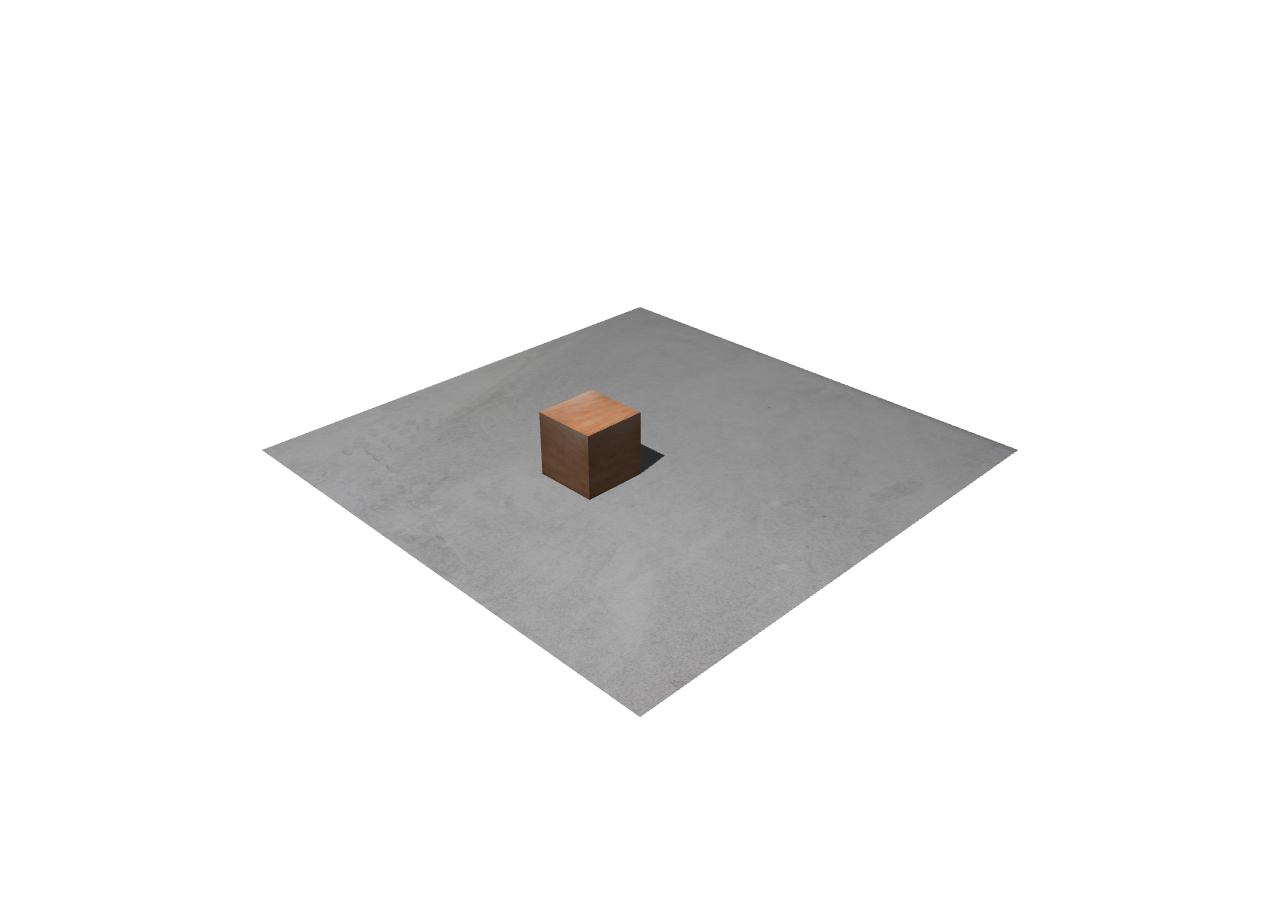
<file: seance_02/01_texture/index.html>
<!DOCTYPE html>

<html>

	<head>
		<meta charset="utf-8">
		<meta name="viewport" content="width=device-width, initial-scale=1">
		<title> Scène 3D </title>
		<link rel="stylesheet" href="style.css">

		<script src="lib/three.min.js" defer></script>
		<script src="lib/OrbitControls.js" defer></script>
		<script src="primitive.js" defer></script>
		<script src="sceneInit.js" defer></script>
		<script src="scene.js" defer></script>

	</head>

	<body>
		<div id="AffichageScene3D"> </div>
	</body>

</html>
</file>
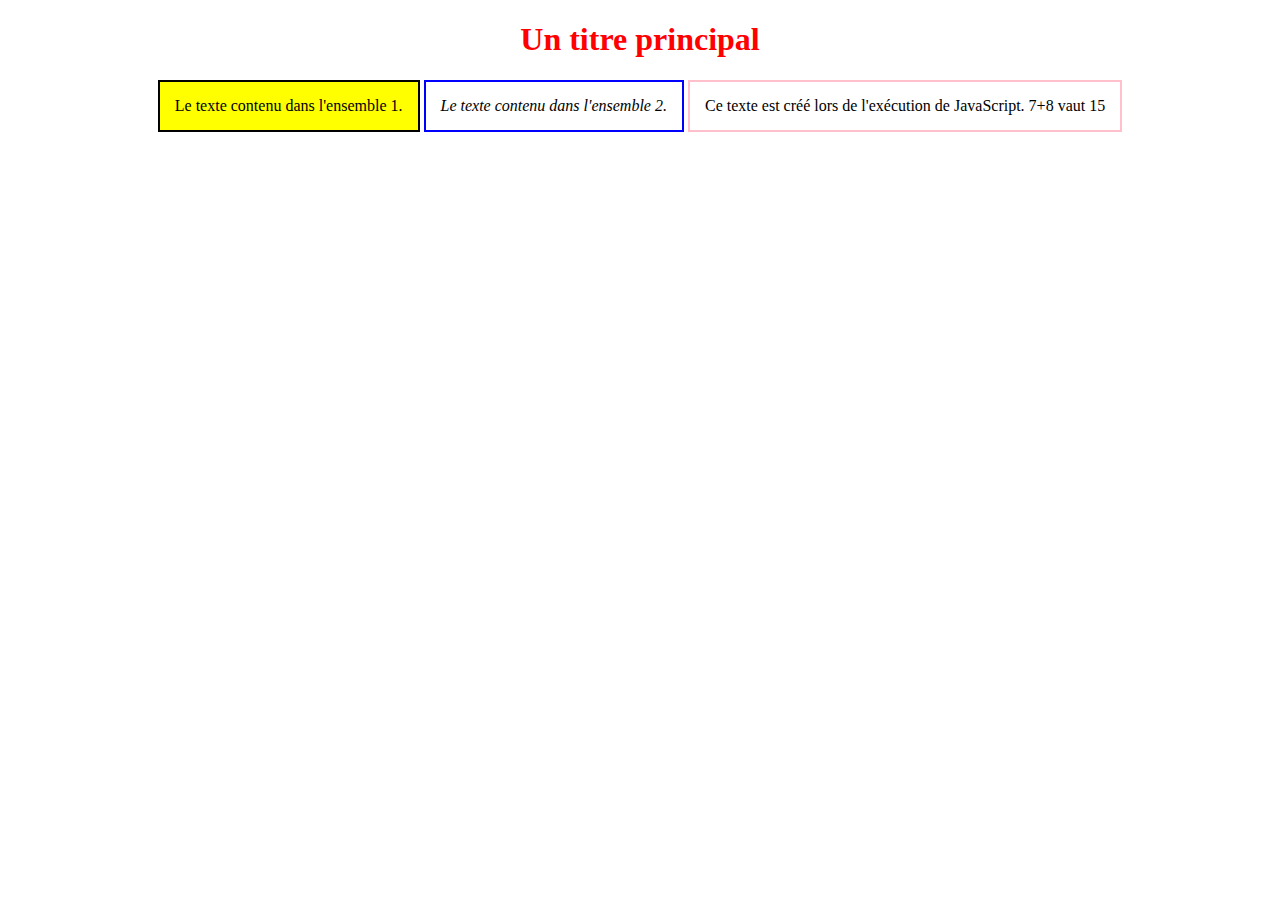
<file: seance_01/partie_01/src/index.html>
<!-- Cette balise indique que la page est décrite en html5 -->
<!DOCTYPE html>

<html>


	<!-- =========================================== -->
	<!-- Les balises <head></head> contiennent les métadonnées de la page web -->
	<!-- =========================================== -->
	<head>

		<!-- Encodage des caractères en utf-8 -->
		<meta charset="utf-8">

		<!-- Rendu adapté sur téléphone et tablette -->
		<meta name="viewport" content="width=device-width, initial-scale=1">

		<!-- Le titre de la page Web -->
		<title> Ma première page web </title>


		<!-- Chargement du fichier CSS -->
		<link rel="stylesheet" href="style.css">

		<!-- Chargement des codes JavaScript -->
		<script src="script.js" defer></script>

	</head>


	<!-- =========================================== -->
	<!-- Le corp de la page web est décrit entre les balises <body></body> -->
	<!-- =========================================== -->

	<body>

		<!-- Les élements html sont qualifiés par des balises -->
		<h1> Un titre principal </h1>

		<!-- La balise div décrit un block générique. Il paramétrable dans le fichier css à partir de son identifiant -->
		<div id="ensemble1">
			Le texte contenu dans l'ensemble 1.
		</div>

		<div id="ensemble2">
			Le texte contenu dans l'ensemble 2.
		</div>

		<!-- Cette balise n'est pas décrite directement dans le fichier html, mais sera complété lors de l'execution due JavaScript -->
		<div id="ensemble3">
		</div>

	</body>

</html>
</file>
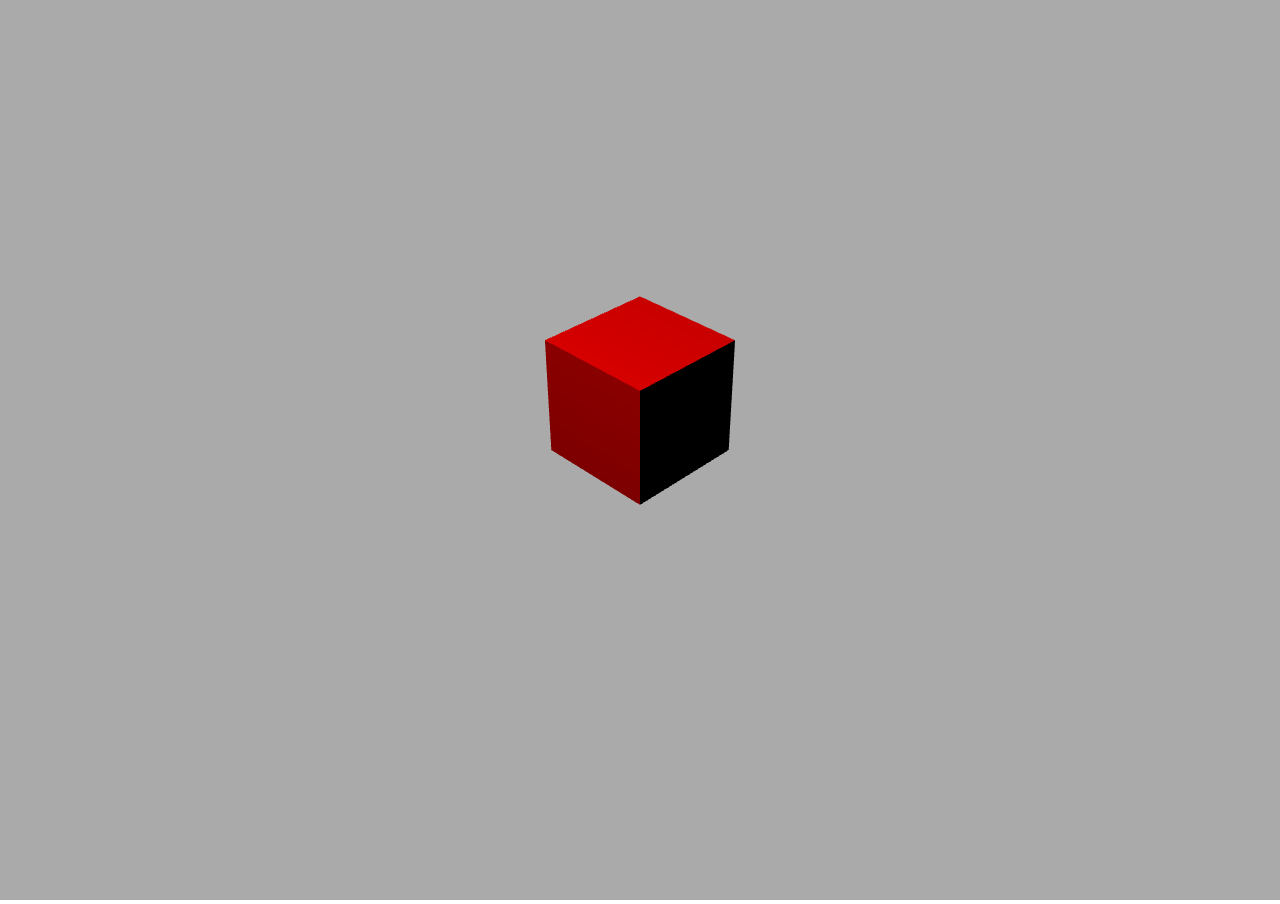
<file: seance_01/partie_02/src/index.html>
<!DOCTYPE html> 

<html>

	<head> 
		<meta charset="utf-8"> 
		<meta name="viewport" content="width=device-width, initial-scale=1">
		<title> Ma première scène 3D </title> 
		<link rel="stylesheet" href="style.css">


		<!-- =========================================== -->
		<!-- Chargement des fichiers JavaScript -->
		<!-- =========================================== -->

		<!-- Chargement de la bibliothèque Three.js -->
		<script src="lib/three.min.js" defer></script> 

		<!-- Le code contenant la description de la scène 3D -->
		<script src="scene.js" defer></script> 

	</head>


	<!-- =========================================== -->
	<!-- Le corp de la page web
	<!-- =========================================== -->
	<body>

		<!-- Le corp de la page html est réduit à sa plus simple expression: on place uniquement une balise générique contenant un identifiant. Cett balise sera remplacée dynamiquement lors de l'éxecution du code JavaScript par le résultat graphique. -->
		<div id="AffichageScene3D"> </div>


	</body>

</html>
</file>
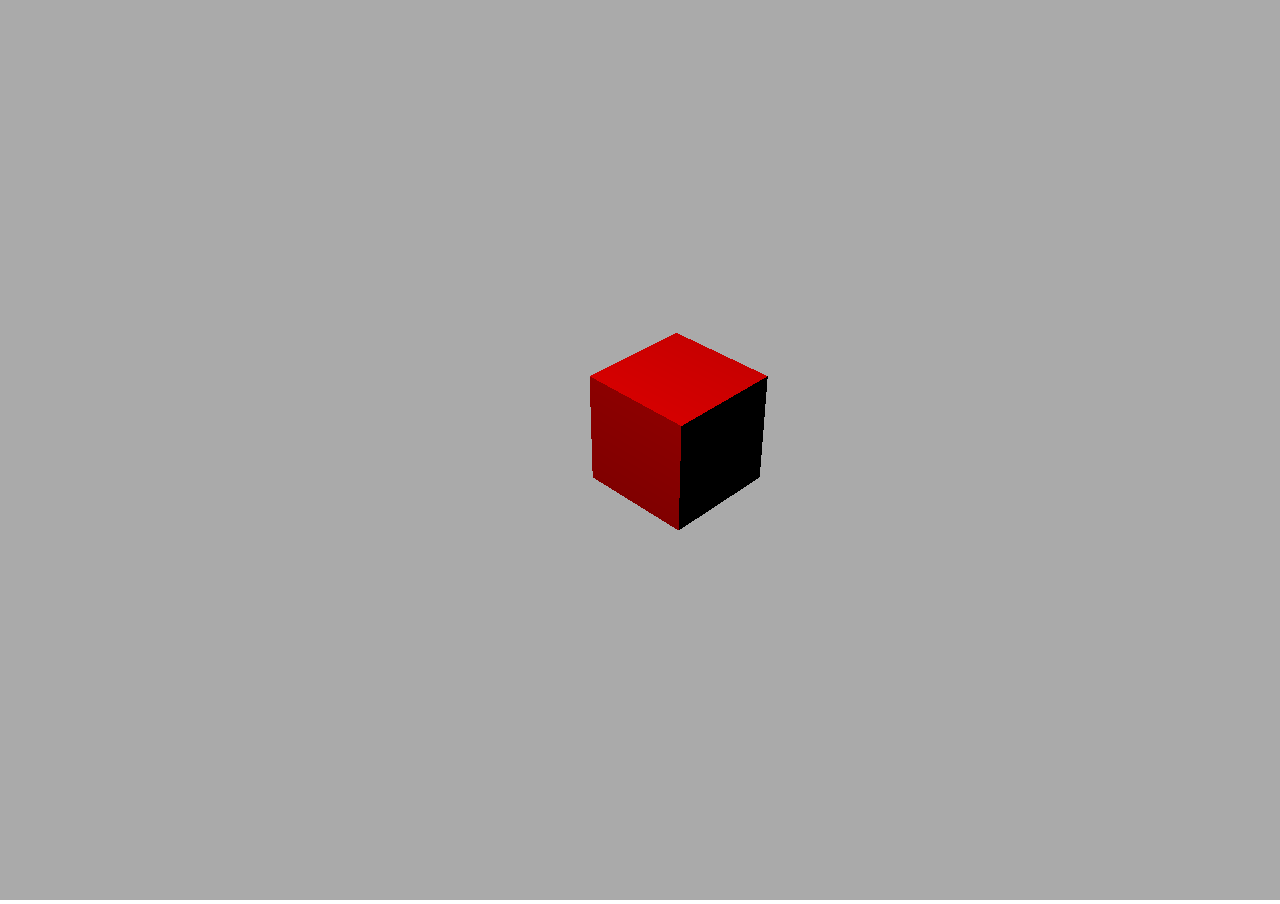
<file: seance_01/partie_04_scene_animee/src/index.html>
<!DOCTYPE html>

<html>

	<head>
		<meta charset="utf-8">
		<meta name="viewport" content="width=device-width, initial-scale=1">
		<title> Ma première scène 3D </title>
		<link rel="stylesheet" href="style.css">

		<script src="lib/three.min.js" defer></script>
		<script src="sceneInit.js" defer></script>
		<script src="scene.js" defer></script>

	</head>

	<body>
		<div id="AffichageScene3D"> </div>
	</body>

</html>
</file>
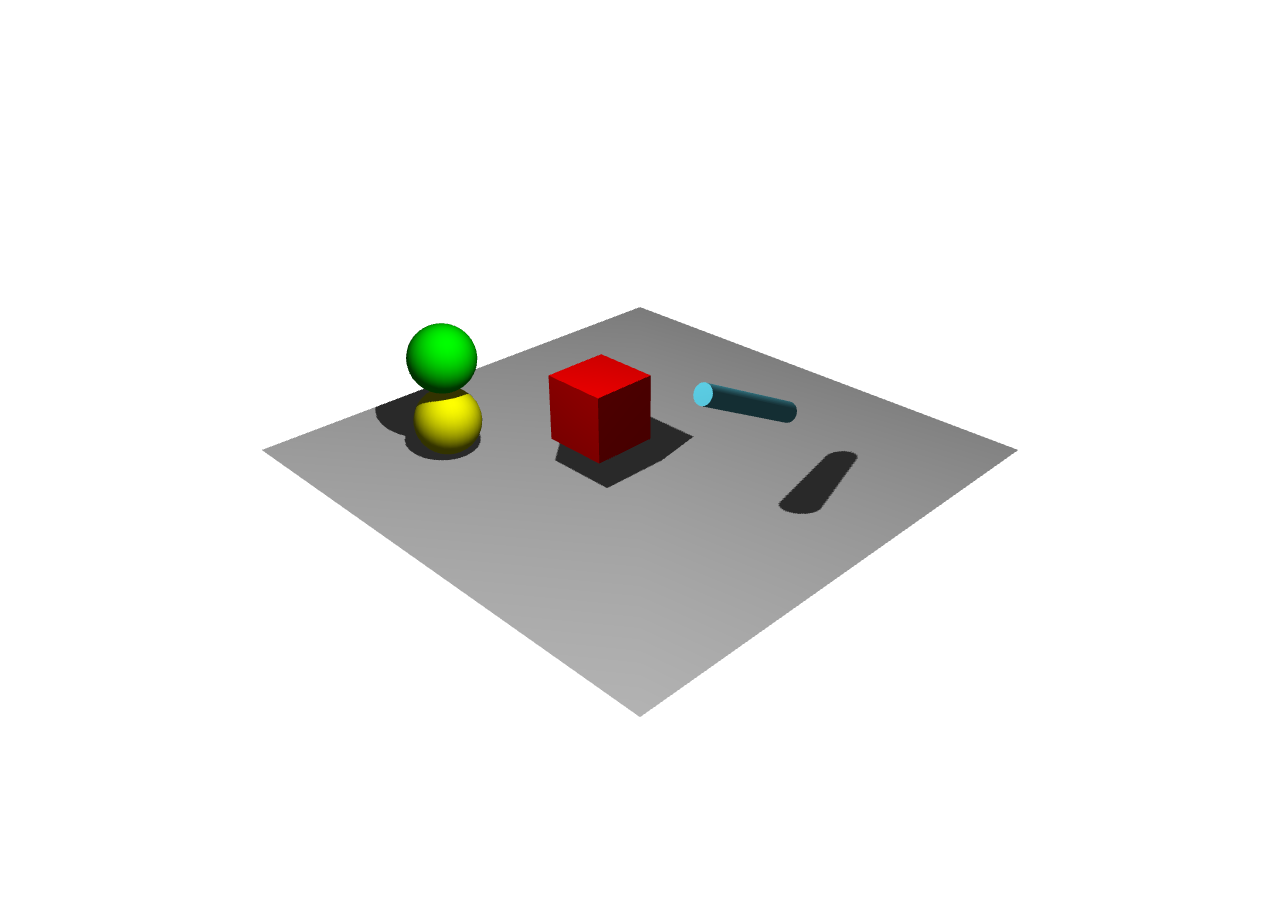
<file: seance_01/partie_4_scene_complete/src/index.html>
<!DOCTYPE html>

<html>

	<head>
		<meta charset="utf-8">
		<meta name="viewport" content="width=device-width, initial-scale=1">
		<title> Scène 3D </title>
		<link rel="stylesheet" href="style.css">

		<script src="lib/three.min.js" defer></script>
		<script src="lib/OrbitControls.js" defer></script>
		<script src="sceneInit.js" defer></script>
		<script src="scene.js" defer></script>

	</head>

	<body>
		<div id="AffichageScene3D"> </div>
	</body>

</html>
</file>
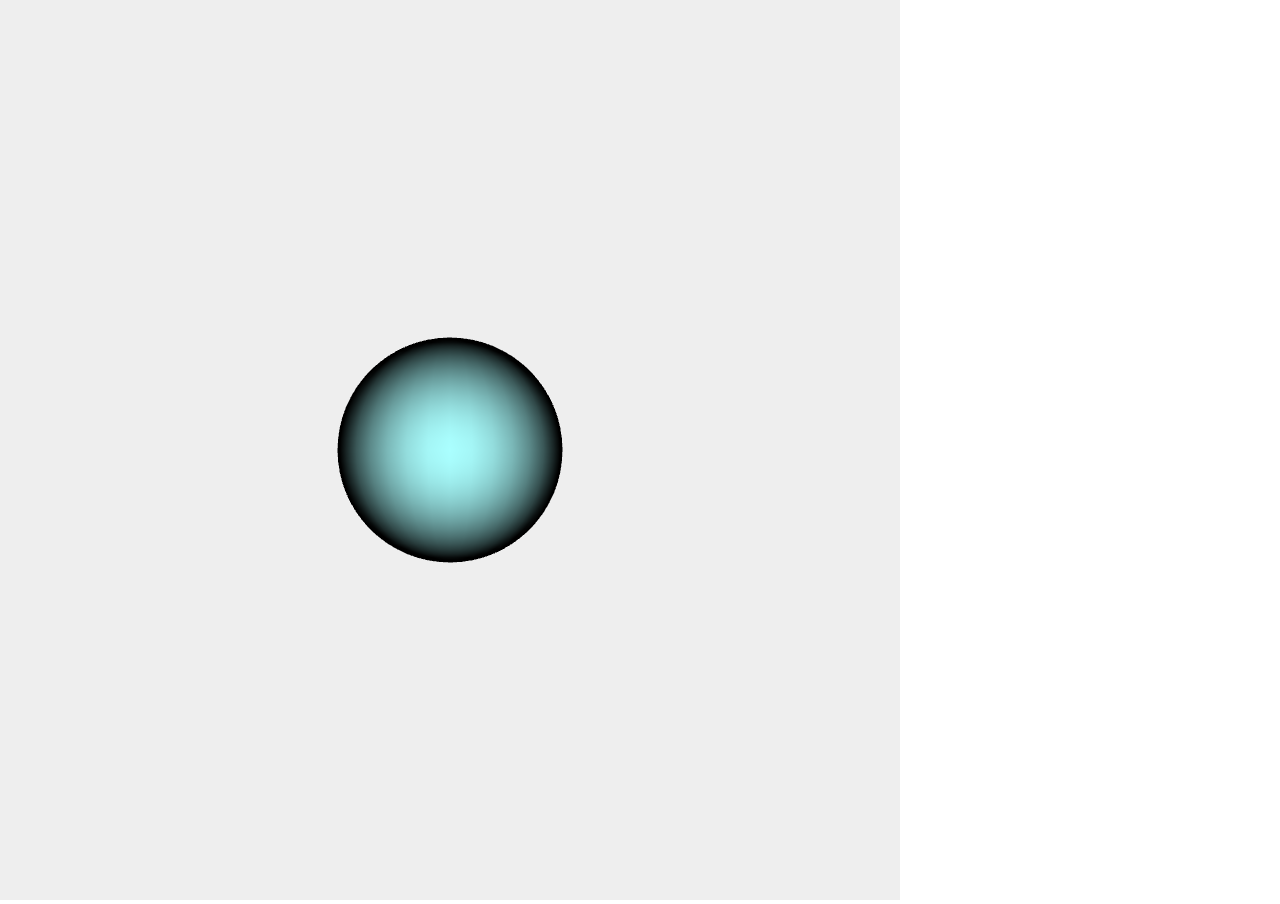
<file: seance_02/03_mouse_keyboard/src/index.html>
<!DOCTYPE html>

<html>

	<head>
		<meta charset="utf-8">
		<meta name="viewport" content="width=device-width, initial-scale=1">
		<title> Scène 3D </title>
		<link rel="stylesheet" href="style.css">

		<script src="lib/three.min.js" defer></script>
		<script src="scene.js" defer></script>

	</head>

	<body>
		<div id="AffichageScene3D"> </div>
	</body>

</html>
</file>
<file: seance_02/01_texture/style.css>
body { 
	margin: 0px;
}
</file>
<file: seance_01/partie_01/src/style.css>
body {
  text-align: center;
}

h1 {
	color: red;
}

#ensemble1 {
	display: inline-block;
	padding: 15px;
	background-color: yellow;
	border: 2px solid black;
}

#ensemble2 {
	display: inline-block;
	padding: 15px;
	border: 2px solid blue;
  	font-style: italic;
}

#ensemble3 {
	display: inline-block;
	padding: 15px;
	border: 2px solid pink;
}
</file>
<file: seance_01/partie_02/src/style.css>
body { 
	margin: 0px;
}
</file>
<file: seance_01/partie_04_scene_animee/src/style.css>
body { 
	margin: 0px;
}
</file>
<file: seance_01/partie_4_scene_complete/src/style.css>
body { 
	margin: 0px;
}
</file>
<file: seance_02/03_mouse_keyboard/src/style.css>
body { 
	margin: 0px;
}
</file>
